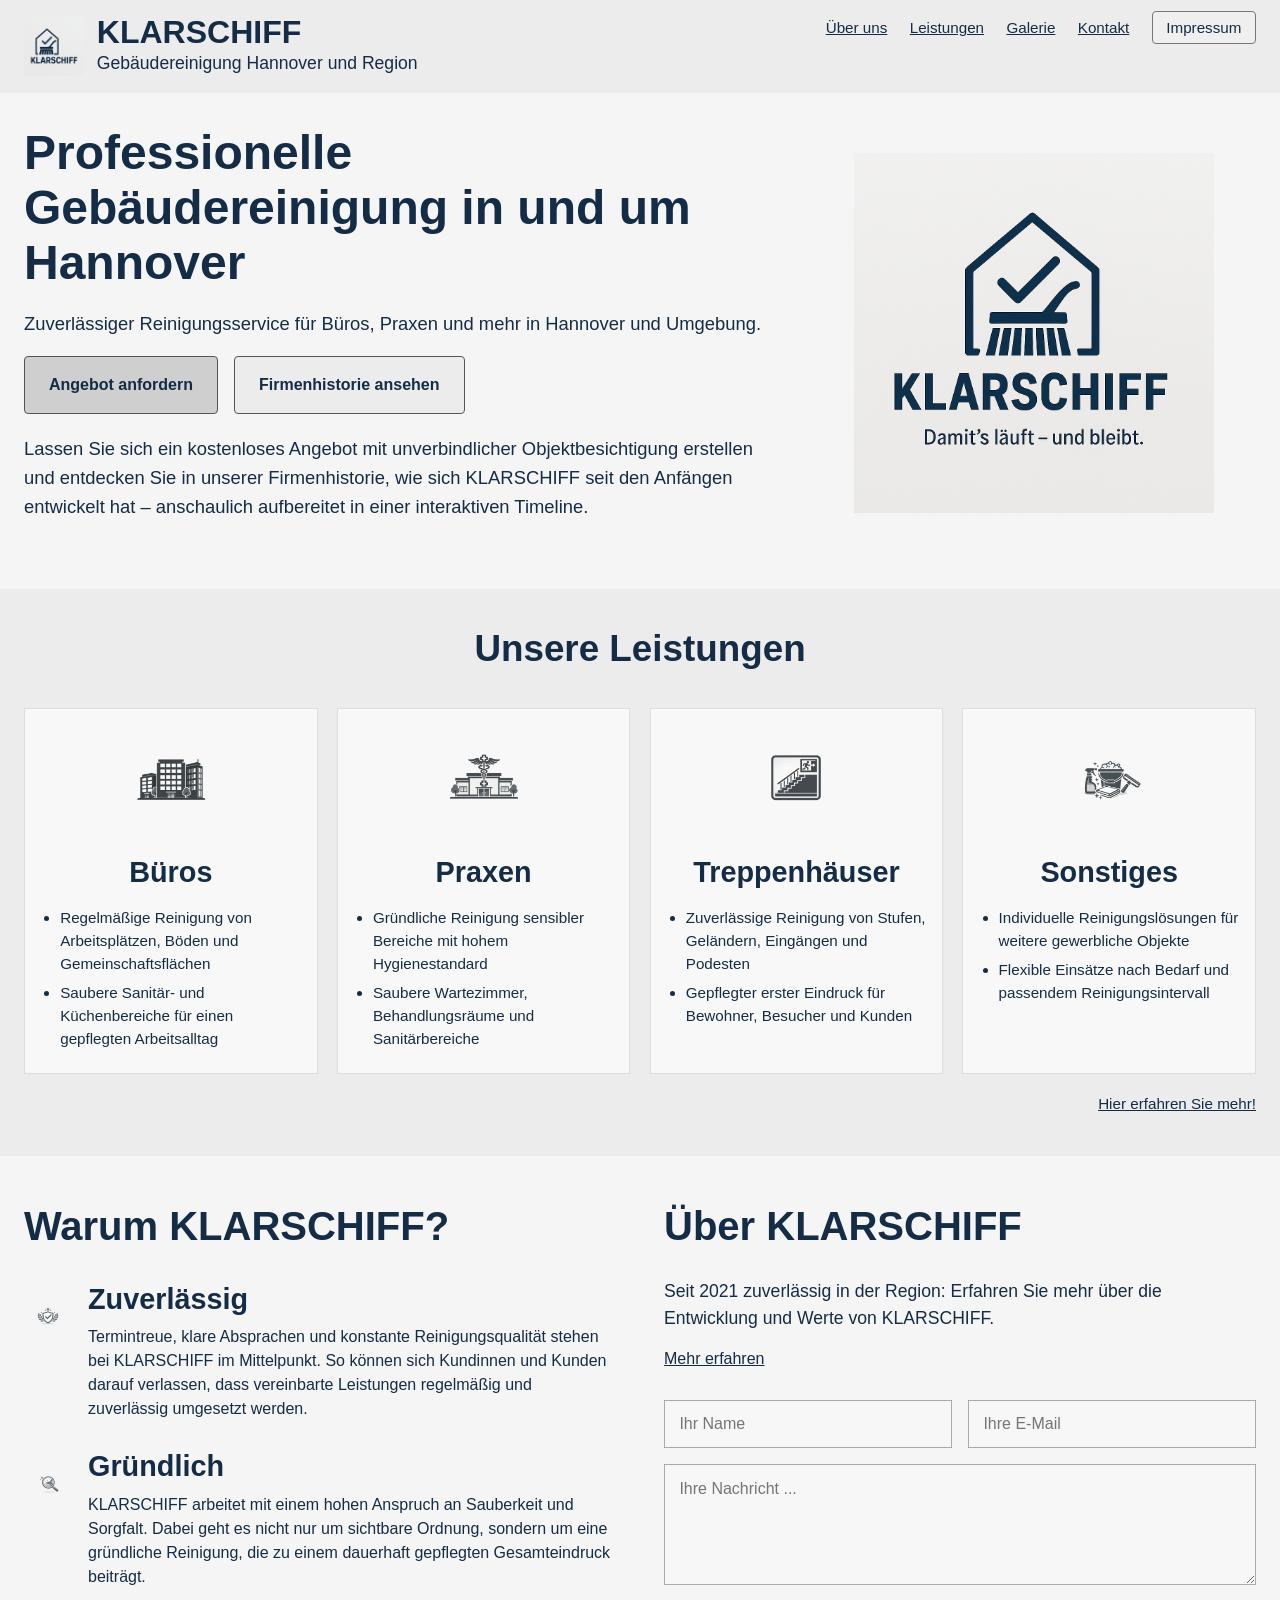
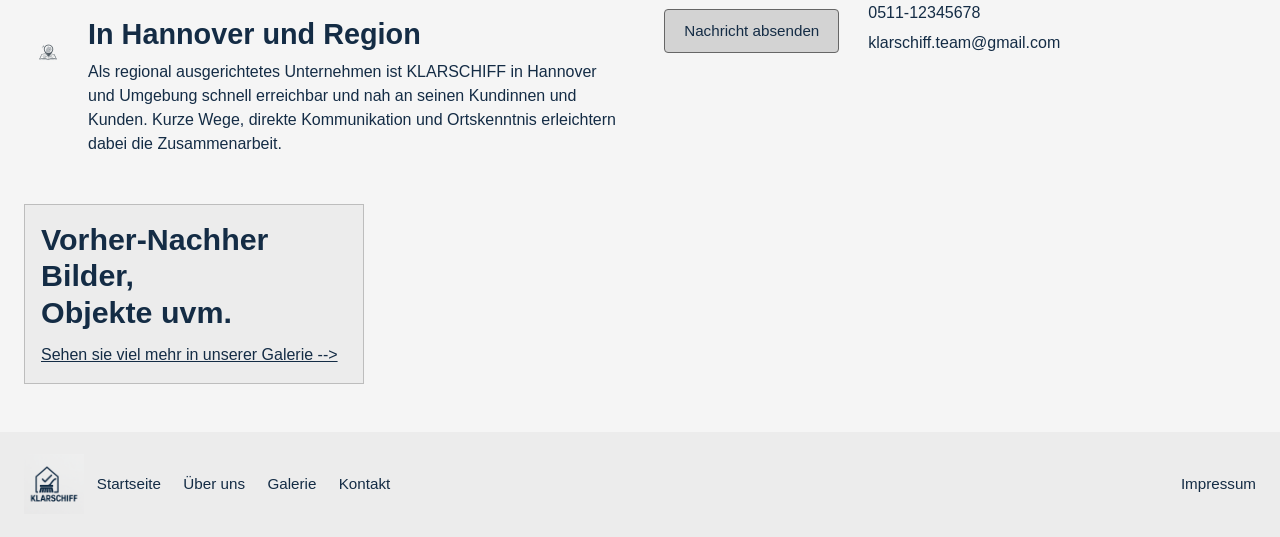
<file: index.html>
<!DOCTYPE html>
<html lang="de">
<head>
  <meta charset="UTF-8">
  <meta name="viewport" content="width=device-width, initial-scale=1.0">
  <title>KLARSCHIFF Gebäudereinigung Hannover</title>
  <link rel="stylesheet" href="style.css">
</head>
<body>

  <!-- Header -->
<header class="site-header">
  <div class="logo-block">
  <a href="index.html" class="logo-link">
    <img src="Bilder/logo.png" alt="KLARSCHIFF Logo" class="site-logo">
    <div class="logo-text">
      <h1>KLARSCHIFF</h1>
      <p>Gebäudereinigung Hannover und Region</p>
    </div>
  </a>
</div>

  <nav class="main-nav" aria-label="Hauptnavigation">
    <ul>
      <li><a href="ueber-uns.html">Über uns</a></li>
      <li><a href="leistungen.html">Leistungen</a></li>
      <li><a href="galerie.html">Galerie</a></li>
      <li><a href="kontakt.html">Kontakt</a></li>
      <li><a href="#">Impressum</a></li>
    </ul>
  </nav>
</header>

  <main>

    <!-- Hero-Bereich -->
    <section class="hero">
  <div class="hero-text">
    <h2>Professionelle Gebäudereinigung in und um Hannover</h2>
    <p>
      Zuverlässiger Reinigungsservice für Büros, Praxen und mehr in Hannover und Umgebung.
    </p>

    <div class="hero-buttons">
      <a href="kontakt.html" class="btn hero-btn">Angebot anfordern</a>
      <a href="ueber-uns.html" class="btn hero-btn secondary-btn">Firmenhistorie ansehen</a>
    </div>

    <p class="hero-note">
      Lassen Sie sich ein kostenloses Angebot mit unverbindlicher Objektbesichtigung erstellen und entdecken Sie in unserer Firmenhistorie, wie sich KLARSCHIFF seit den Anfängen entwickelt hat – anschaulich aufbereitet in einer interaktiven Timeline.
    </p>
  </div>

  <div class="hero-image">
  <img src="Bilder/logo1.png" alt="Gebäudereinigung von KLARSCHIFF" class="hero-real-image">
</div>
</section>

    <!-- Leistungen -->
    <section class="services">
      <h2>Unsere Leistungen</h2>

      <div class="services-grid">
        <article class="service-card">
          <img src="Bilder/icons/bueros-icon.png" alt="Icon für Büros" class="service-icon">
          <h3>Büros</h3>
          <ul>
            <li>Regelmäßige Reinigung von Arbeitsplätzen, Böden und Gemeinschaftsflächen</li>
            <li>Saubere Sanitär- und Küchenbereiche für einen gepflegten Arbeitsalltag</li>
          </ul>
        </article>

        <article class="service-card">
          <img src="Bilder/icons/praxen-icon.png" alt="Icon für Praxen" class="service-icon">
          <h3>Praxen</h3>
          <ul>
            <li>Gründliche Reinigung sensibler Bereiche mit hohem Hygienestandard</li>
            <li>Saubere Wartezimmer, Behandlungsräume und Sanitärbereiche</li>
          </ul>
        </article>

        <article class="service-card">
          <img src="Bilder/icons/treppenhaeuser-icon.png" alt="Icon für Treppenhäuser" class="service-icon">
          <h3>Treppenhäuser</h3>
          <ul>
            <li>Zuverlässige Reinigung von Stufen, Geländern, Eingängen und Podesten</li>
            <li>Gepflegter erster Eindruck für Bewohner, Besucher und Kunden</li>
          </ul>
        </article>

        <article class="service-card">
          <img src="Bilder/icons/sonstiges-icon.png" alt="Icon für Sonstiges" class="service-icon">
          <h3>Sonstiges</h3>
          <ul>
            <li>Individuelle Reinigungslösungen für weitere gewerbliche Objekte</li>
            <li>Flexible Einsätze nach Bedarf und passendem Reinigungsintervall</li>
          </ul>
        </article>
      </div>

      <div class="services-link-wrapper">
        <a href="leistungen.html" class="services-more-link">Hier erfahren Sie mehr!</a>
      </div>
    </section>

    <!-- Unterer Inhaltsbereich -->
    <section class="content-section">
      <!-- Linke Spalte -->
      <div class="left-column">
        <section class="why-section">
          <h2>Warum KLARSCHIFF?</h2>

          <div class="why-item">
            <img src="Bilder/icons/zuverlaessig-icon.png" alt="Icon für Zuverlässigkeit" class="why-icon">
            <div class="why-text">
              <h3>Zuverlässig</h3>
              <p>Termintreue, klare Absprachen und konstante Reinigungsqualität stehen bei KLARSCHIFF im Mittelpunkt. So können sich Kundinnen und Kunden darauf verlassen, dass vereinbarte Leistungen regelmäßig und zuverlässig umgesetzt werden.</p>
            </div>
          </div>

          <div class="why-item">
            <img src="Bilder/icons/gruendlich-icon.png" alt="Icon für Gründlichkeit" class="why-icon">
            <div class="why-text">
              <h3>Gründlich</h3>
              <p>KLARSCHIFF arbeitet mit einem hohen Anspruch an Sauberkeit und Sorgfalt. Dabei geht es nicht nur um sichtbare Ordnung, sondern um eine gründliche Reinigung, die zu einem dauerhaft gepflegten Gesamteindruck beiträgt.</p>
            </div>
          </div>

          <div class="why-item">
            <img src="Bilder/icons/region-icon.png" alt="Icon für Hannover und Region" class="why-icon">
            <div class="why-text">
              <h3>In Hannover und Region</h3>
              <p>Als regional ausgerichtetes Unternehmen ist KLARSCHIFF in Hannover und Umgebung schnell erreichbar und nah an seinen Kundinnen und Kunden. Kurze Wege, direkte Kommunikation und Ortskenntnis erleichtern dabei die Zusammenarbeit.</p>
            </div>
          </div>
        </section>

        <section class="gallery-teaser">
          <h3>Vorher-Nachher Bilder,<br>Objekte uvm.</h3>
          <a href="#">Sehen sie viel mehr in unserer Galerie --&gt;</a>
        </section>
      </div>

      <!-- Rechte Spalte -->
      <div class="right-column">
        <section class="about-preview">
          <h2>Über KLARSCHIFF</h2>
          <p>
            Seit 2021 zuverlässig in der Region: Erfahren Sie mehr über die Entwicklung
            und Werte von KLARSCHIFF.
          </p>
          <a href="#">Mehr erfahren</a>
        </section>

        <section class="contact-preview">
          <form action="#" method="post" id="contact-form">
            <div class="form-row">
              <input type="text" name="name" placeholder="Ihr Name" required>
              <input type="email" name="email" placeholder="Ihre E-Mail" required>
            </div>

            <textarea name="message" rows="5" placeholder="Ihre Nachricht ..." required></textarea>

            <div class="contact-bottom">
              <button type="submit" class="btn">Nachricht absenden</button>

              <div class="contact-data">
                <p>0511-12345678</p>
                <p>klarschiff.team@gmail.com</p>
              </div>
            </div>
          </form>
        </section>
      </div>
    </section>

  </main>
<!-- Footer -->
<footer class="site-footer">
  <nav aria-label="Footer-Navigation" class="footer-nav">
    <div class="footer-left-group">
      <a href="index.html" class="footer-logo-link">
        <img src="Bilder/logo.png" alt="KLARSCHIFF Logo" class="footer-logo">
      </a>

      <ul class="footer-left">
        <li><a href="index.html">Startseite</a></li>
        <li><a href="ueber-uns.html">Über uns</a></li>
        <li><a href="galerie.html">Galerie</a></li>
        <li><a href="kontakt.html">Kontakt</a></li>
      </ul>
    </div>

    <ul class="footer-right">
      <li><a href="#">Impressum</a></li>
    </ul>
  </nav>
</footer>
<!-- Erfolgs-Popup -->
<div class="success-popup" id="success-popup">
  <div class="success-popup-box">
    <p>
      Vielen Dank, Ihre Nachricht wurde erfolgreich zugestellt!<br>
      Wir melden uns bei Ihnen in Kürze.
    </p>
    <button type="button" class="btn popup-close-btn" id="popup-close-btn">Schließen</button>
  </div>
</div>

<script src="script.js"></script>
</body>
</html>
</file>
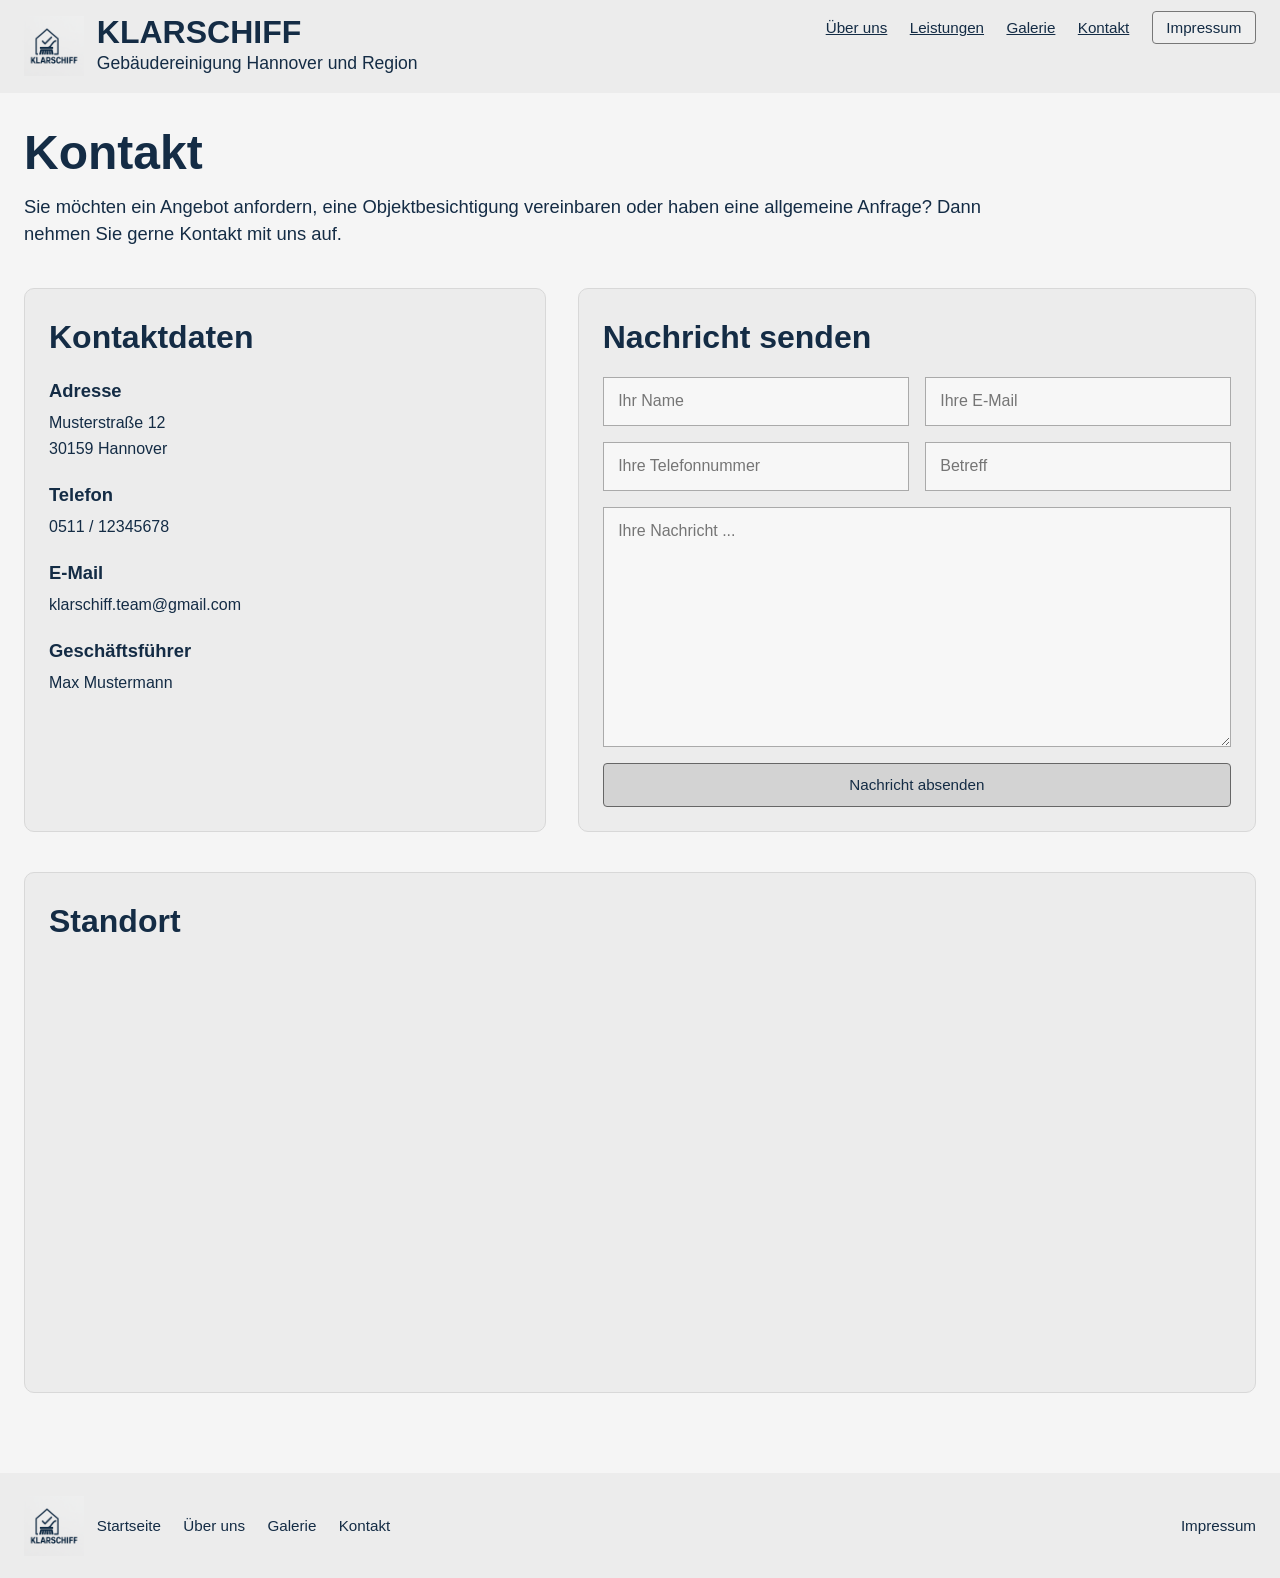
<file: kontakt.html>
<!DOCTYPE html>
<html lang="de">
<head>
  <meta charset="UTF-8">
  <meta name="viewport" content="width=device-width, initial-scale=1.0">
  <title>Kontakt | KLARSCHIFF Gebäudereinigung Hannover</title>
  <link rel="stylesheet" href="style.css">
</head>
<body>

  <header class="site-header">
  <div class="logo-block">
  <a href="index.html" class="logo-link">
    <img src="Bilder/logo.png" alt="KLARSCHIFF Logo" class="site-logo">
    <div class="logo-text">
      <h1>KLARSCHIFF</h1>
      <p>Gebäudereinigung Hannover und Region</p>
    </div>
  </a>
</div>

  <nav class="main-nav" aria-label="Hauptnavigation">
    <ul>
      <li><a href="ueber-uns.html">Über uns</a></li>
      <li><a href="leistungen.html">Leistungen</a></li>
      <li><a href="galerie.html">Galerie</a></li>
      <li><a href="kontakt.html">Kontakt</a></li>
      <li><a href="#">Impressum</a></li>
    </ul>
  </nav>
</header>

  <main>
    <div class="content-container">

      <section class="page-hero">
        <div class="page-hero-text">
          <h2>Kontakt</h2>
          <p>
            Sie möchten ein Angebot anfordern, eine Objektbesichtigung vereinbaren oder haben
            eine allgemeine Anfrage? Dann nehmen Sie gerne Kontakt mit uns auf.
          </p>
        </div>
      </section>

      <section class="contact-page">
        <div class="contact-info-box">
          <h3>Kontaktdaten</h3>

          <div class="contact-info-list">
            <div class="contact-info-item">
              <h4>Adresse</h4>
              <p>
                Musterstraße 12<br>
                30159 Hannover
              </p>
            </div>

            <div class="contact-info-item">
              <h4>Telefon</h4>
              <p>0511 / 12345678</p>
            </div>

            <div class="contact-info-item">
              <h4>E-Mail</h4>
              <p>klarschiff.team@gmail.com</p>
            </div>

            <div class="contact-info-item">
              <h4>Geschäftsführer</h4>
              <p>Max Mustermann</p>
            </div>
          </div>
        </div>

        <div class="contact-form-box">
          <h3>Nachricht senden</h3>

          <form action="#" method="post" class="contact-form-large" id="contact-form">
            <div class="form-row">
              <div class="input-group">
                <input type="text" name="name" placeholder="Ihr Name" required>
              </div>

              <div class="input-group">
                <input
                  type="email"
                  name="email"
                  id="email"
                  placeholder="Ihre E-Mail"
                  required
                  pattern="[^\s@]+@[^\s@]+\.[^\s@]+"
                >
                <span class="error-message">Dies ist keine gültige E-Mail-Adresse.</span>
              </div>
            </div>

            <div class="form-row">
              <div class="input-group">
                <input type="text" name="telefon" placeholder="Ihre Telefonnummer" required>
              </div>

              <div class="input-group">
                <input type="text" name="betreff" placeholder="Betreff" required>
              </div>
            </div>

            <div class="input-group">
              <textarea name="message" rows="10" placeholder="Ihre Nachricht ..." required></textarea>
            </div>

            <button type="submit" class="btn">Nachricht absenden</button>
          </form>
        </div>
      </section>

      <section class="map-section">
        <h3>Standort</h3>

        <div class="map-wrapper">
          <iframe
            src="https://www.google.com/maps?q=Hannover&output=embed"
            width="100%"
            height="400"
            style="border:0;"
            allowfullscreen=""
            loading="lazy"
            referrerpolicy="no-referrer-when-downgrade"
            title="Google Maps Standort Hannover">
          </iframe>
        </div>
      </section>

    </div>
  </main>

  <footer class="site-footer">
  <nav aria-label="Footer-Navigation" class="footer-nav">
    <div class="footer-left-group">
      <a href="index.html" class="footer-logo-link">
        <img src="Bilder/logo.png" alt="KLARSCHIFF Logo" class="footer-logo">
      </a>

      <ul class="footer-left">
        <li><a href="index.html">Startseite</a></li>
        <li><a href="ueber-uns.html">Über uns</a></li>
        <li><a href="galerie.html">Galerie</a></li>
        <li><a href="kontakt.html">Kontakt</a></li>
      </ul>
    </div>

    <ul class="footer-right">
      <li><a href="#">Impressum</a></li>
    </ul>
  </nav>
</footer>

  <!-- Erfolgs-Popup -->
  <div class="success-popup" id="success-popup">
    <div class="success-popup-box">
      <p>
        Vielen Dank, Ihre Nachricht wurde erfolgreich zugestellt!<br>
        Wir melden uns bei Ihnen in Kürze.
      </p>
      <button type="button" class="btn popup-close-btn" id="popup-close-btn">Schließen</button>
    </div>
  </div>

  <script src="script.js"></script>
</body>
</html>
</file>
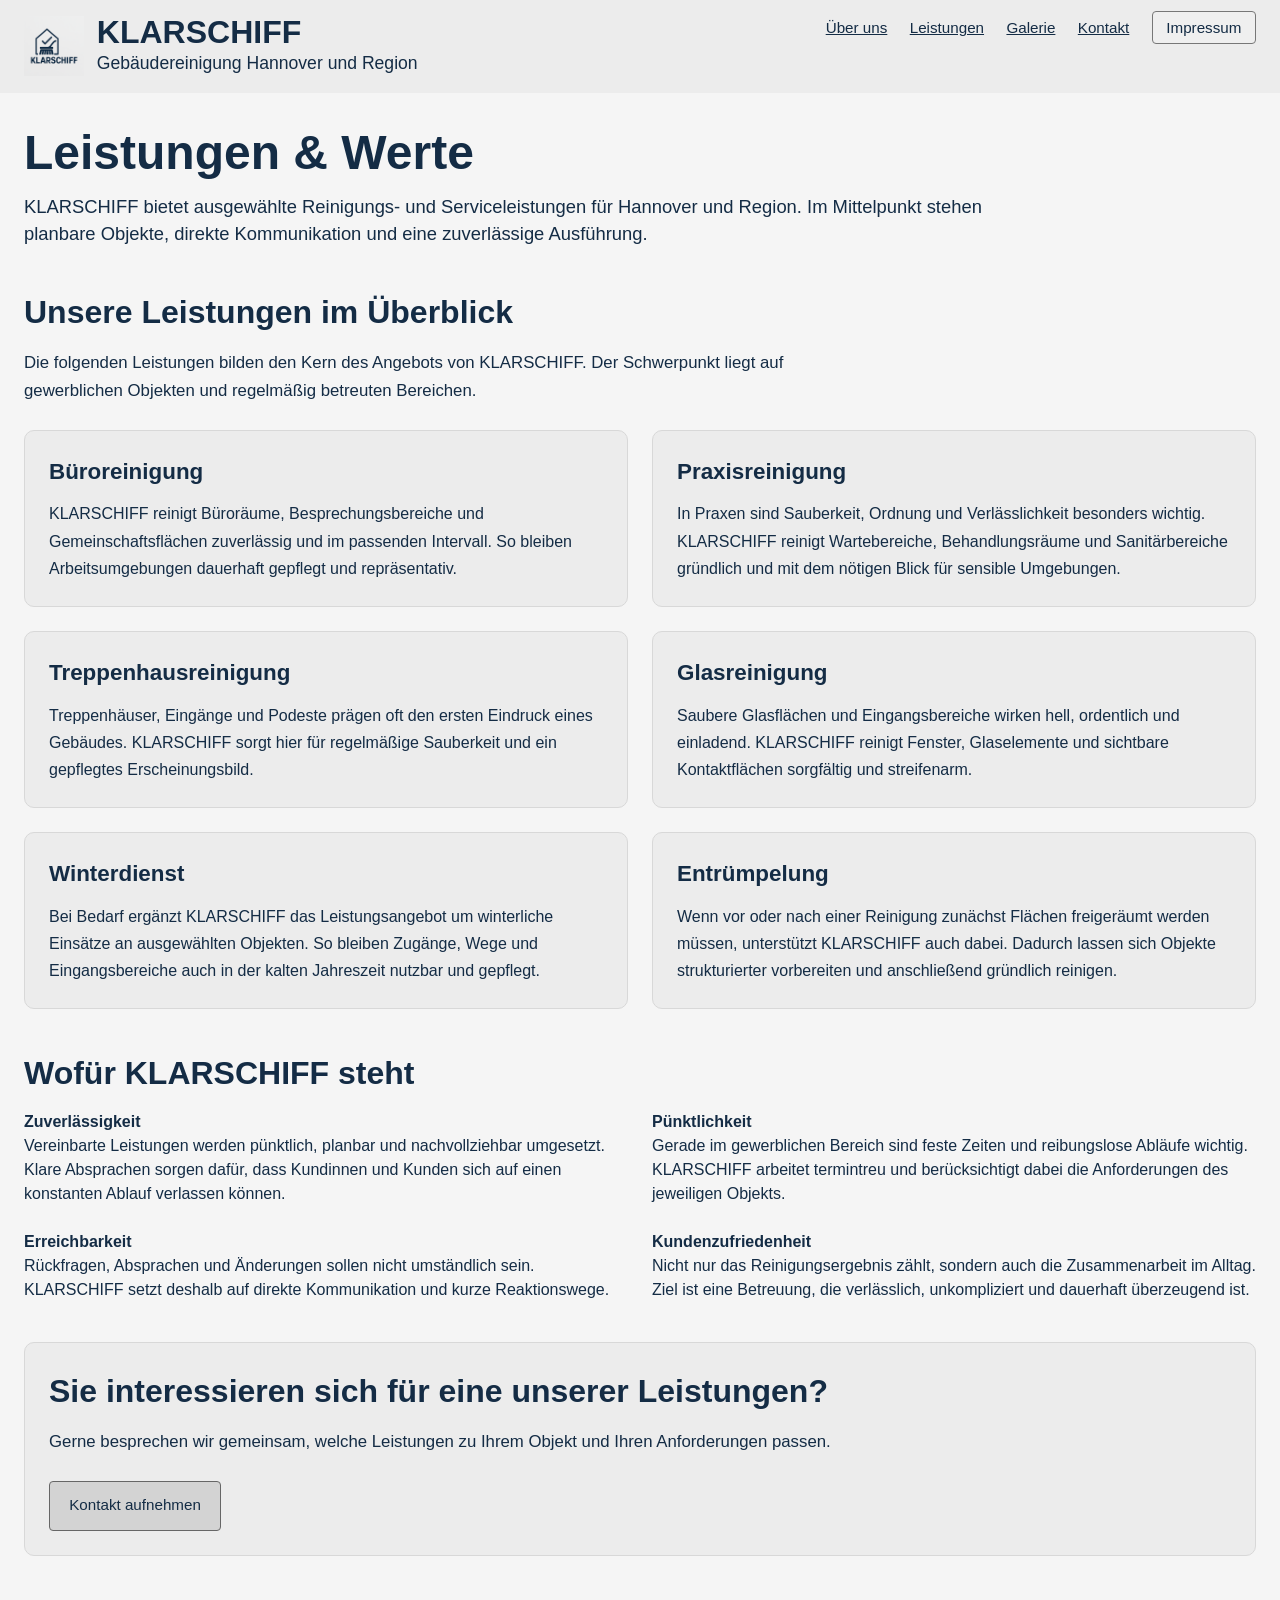
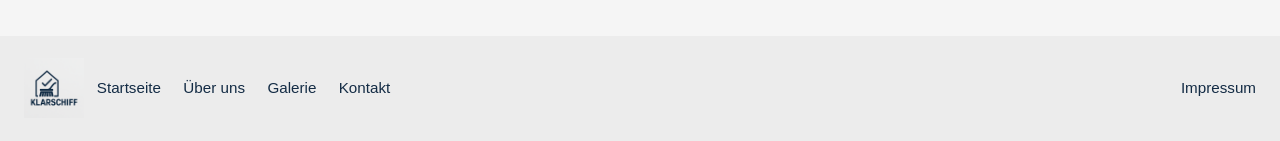
<file: leistungen.html>
<!DOCTYPE html>
<html lang="de">
<head>
  <meta charset="UTF-8">
  <meta name="viewport" content="width=device-width, initial-scale=1.0">
  <title>Leistungen | KLARSCHIFF Gebäudereinigung Hannover</title>
  <link rel="stylesheet" href="style.css">
</head>
<body>

  <header class="site-header">
  <div class="logo-block">
  <a href="index.html" class="logo-link">
    <img src="Bilder/logo.png" alt="KLARSCHIFF Logo" class="site-logo">
    <div class="logo-text">
      <h1>KLARSCHIFF</h1>
      <p>Gebäudereinigung Hannover und Region</p>
    </div>
  </a>
</div>

  <nav class="main-nav" aria-label="Hauptnavigation">
    <ul>
      <li><a href="ueber-uns.html">Über uns</a></li>
      <li><a href="leistungen.html">Leistungen</a></li>
      <li><a href="galerie.html">Galerie</a></li>
      <li><a href="kontakt.html">Kontakt</a></li>
      <li><a href="#">Impressum</a></li>
    </ul>
  </nav>
</header>
  </header>

  <main>
    <div class="content-container">

      <section class="page-hero">
        <div class="page-hero-text">
          <h2>Leistungen &amp; Werte</h2>
          <p>
            KLARSCHIFF bietet ausgewählte Reinigungs- und Serviceleistungen für Hannover und Region.
            Im Mittelpunkt stehen planbare Objekte, direkte Kommunikation und eine zuverlässige Ausführung.
          </p>
        </div>
      </section>

      <section class="services-page-section">
        <h3>Unsere Leistungen im Überblick</h3>
        <p class="services-page-intro">
          Die folgenden Leistungen bilden den Kern des Angebots von KLARSCHIFF.
          Der Schwerpunkt liegt auf gewerblichen Objekten und regelmäßig betreuten Bereichen.
        </p>

        <div class="services-page-grid">
          <article class="service-detail-card">
            <h4>Büroreinigung</h4>
            <p>
              KLARSCHIFF reinigt Büroräume, Besprechungsbereiche und Gemeinschaftsflächen zuverlässig und im passenden Intervall. So bleiben Arbeitsumgebungen dauerhaft gepflegt und repräsentativ.
            </p>
          </article>

          <article class="service-detail-card">
            <h4>Praxisreinigung</h4>
            <p>
              In Praxen sind Sauberkeit, Ordnung und Verlässlichkeit besonders wichtig. KLARSCHIFF reinigt Wartebereiche, Behandlungsräume und Sanitärbereiche gründlich und mit dem nötigen Blick für sensible Umgebungen.
            </p>
          </article>

          <article class="service-detail-card">
            <h4>Treppenhausreinigung</h4>
            <p>
              Treppenhäuser, Eingänge und Podeste prägen oft den ersten Eindruck eines Gebäudes. KLARSCHIFF sorgt hier für regelmäßige Sauberkeit und ein gepflegtes Erscheinungsbild.
            </p>
          </article>

          <article class="service-detail-card">
            <h4>Glasreinigung</h4>
            <p>
              Saubere Glasflächen und Eingangsbereiche wirken hell, ordentlich und einladend. KLARSCHIFF reinigt Fenster, Glaselemente und sichtbare Kontaktflächen sorgfältig und streifenarm.
            </p>
          </article>

          <article class="service-detail-card">
            <h4>Winterdienst</h4>
            <p>
              Bei Bedarf ergänzt KLARSCHIFF das Leistungsangebot um winterliche Einsätze an ausgewählten Objekten. So bleiben Zugänge, Wege und Eingangsbereiche auch in der kalten Jahreszeit nutzbar und gepflegt.
            </p>
          </article>

          <article class="service-detail-card">
            <h4>Entrümpelung</h4>
            <p>
              Wenn vor oder nach einer Reinigung zunächst Flächen freigeräumt werden müssen, unterstützt KLARSCHIFF auch dabei. Dadurch lassen sich Objekte strukturierter vorbereiten und anschließend gründlich reinigen.
            </p>
          </article>
        </div>
      </section>

      <section class="values-section">
        <h3>Wofür KLARSCHIFF steht</h3>
        <div class="values-grid">
          <article class="value-card">
            <h4>Zuverlässigkeit</h4>
            <p>
              Vereinbarte Leistungen werden pünktlich, planbar und nachvollziehbar umgesetzt. Klare Absprachen sorgen dafür, dass Kundinnen und Kunden sich auf einen konstanten Ablauf verlassen können.
            </p>
          </article>

          <article class="value-card">
            <h4>Pünktlichkeit</h4>
            <p>
              Gerade im gewerblichen Bereich sind feste Zeiten und reibungslose Abläufe wichtig. KLARSCHIFF arbeitet termintreu und berücksichtigt dabei die Anforderungen des jeweiligen Objekts.
            </p>
          </article>

          <article class="value-card">
            <h4>Erreichbarkeit</h4>
            <p>
              Rückfragen, Absprachen und Änderungen sollen nicht umständlich sein. KLARSCHIFF setzt deshalb auf direkte Kommunikation und kurze Reaktionswege.
            </p>
          </article>

          <article class="value-card">
            <h4>Kundenzufriedenheit</h4>
            <p>
              Nicht nur das Reinigungsergebnis zählt, sondern auch die Zusammenarbeit im Alltag. Ziel ist eine Betreuung, die verlässlich, unkompliziert und dauerhaft überzeugend ist.
            </p>
          </article>
        </div>
      </section>

      <section class="services-cta">
        <h3>Sie interessieren sich für eine unserer Leistungen?</h3>
        <p>
          Gerne besprechen wir gemeinsam, welche Leistungen zu Ihrem Objekt und Ihren Anforderungen passen.
        </p>
        <a href="kontakt.html" class="btn">Kontakt aufnehmen</a>
      </section>

    </div>
  </main>

  <footer class="site-footer">
  <nav aria-label="Footer-Navigation" class="footer-nav">
    <div class="footer-left-group">
      <a href="index.html" class="footer-logo-link">
        <img src="Bilder/logo.png" alt="KLARSCHIFF Logo" class="footer-logo">
      </a>

      <ul class="footer-left">
        <li><a href="index.html">Startseite</a></li>
        <li><a href="ueber-uns.html">Über uns</a></li>
        <li><a href="galerie.html">Galerie</a></li>
        <li><a href="kontakt.html">Kontakt</a></li>
      </ul>
    </div>

    <ul class="footer-right">
      <li><a href="#">Impressum</a></li>
    </ul>
  </nav>
</footer>

</body>
</html>
</file>
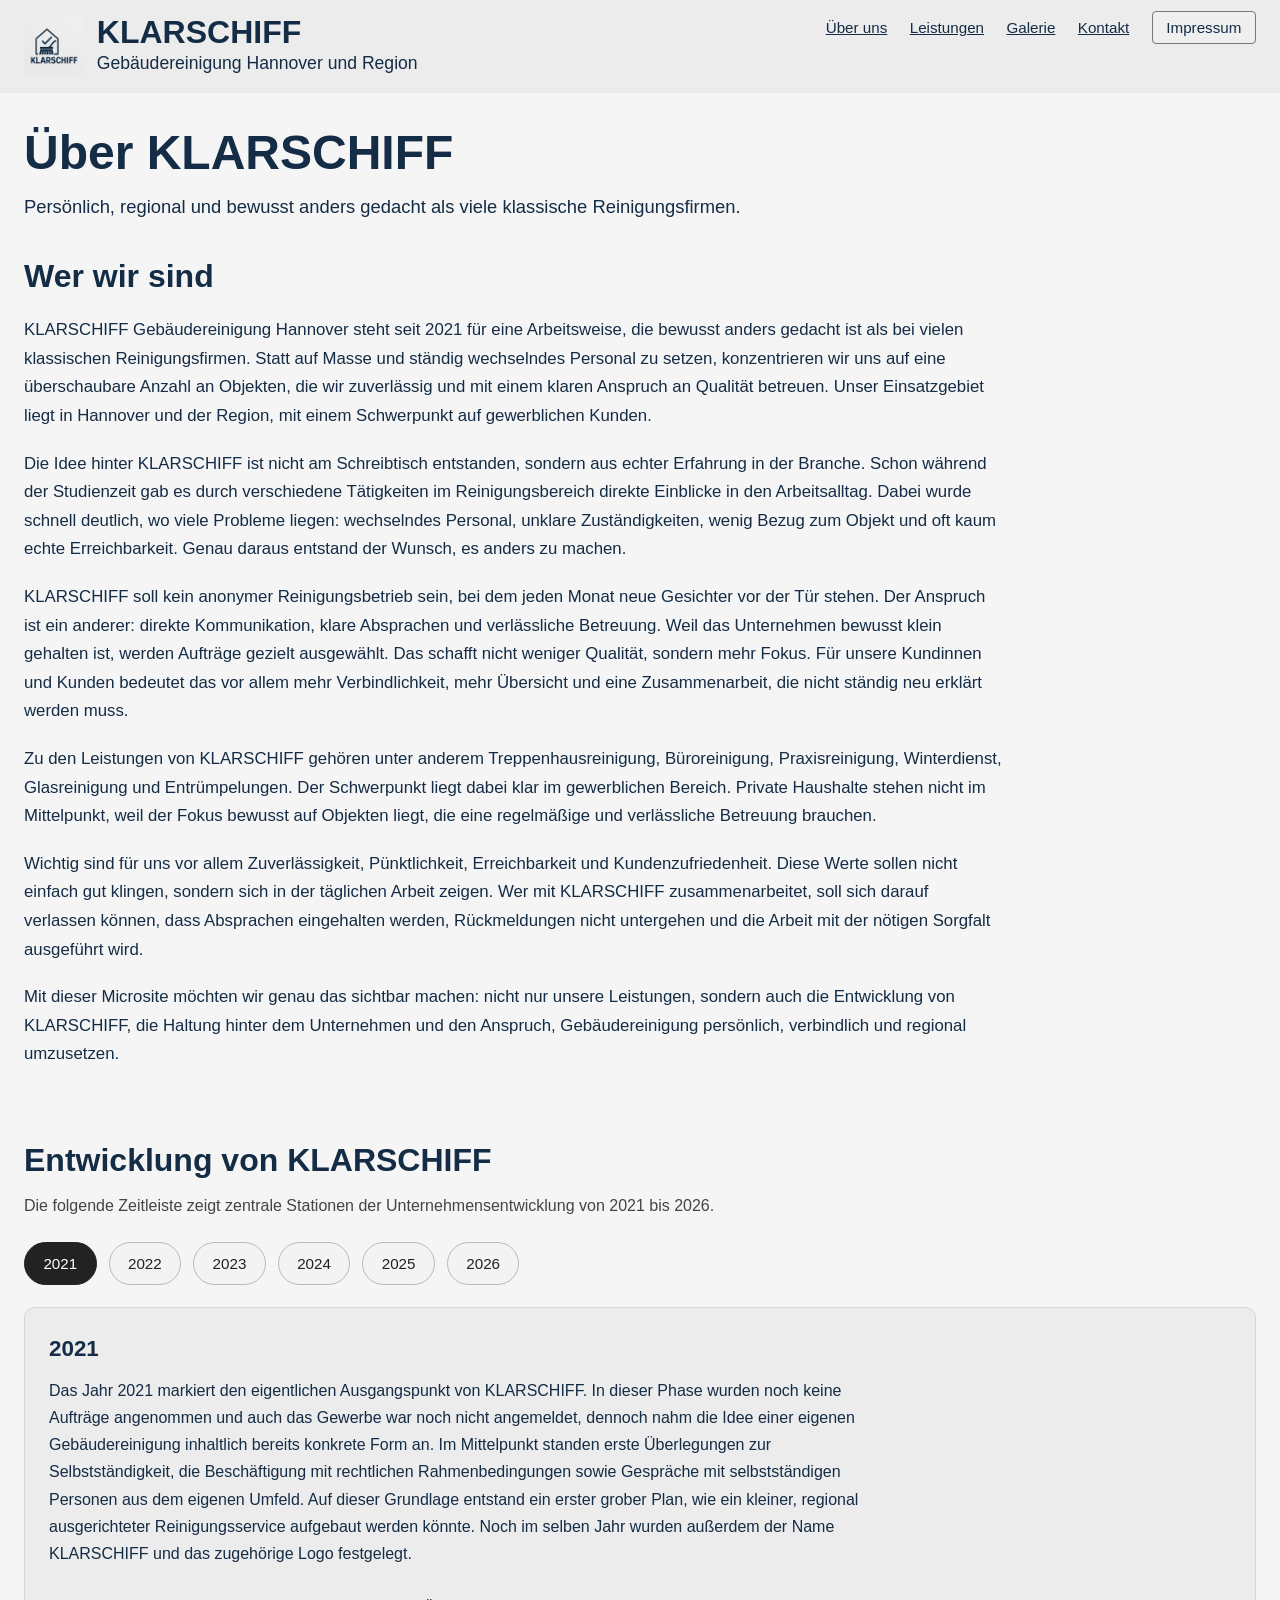
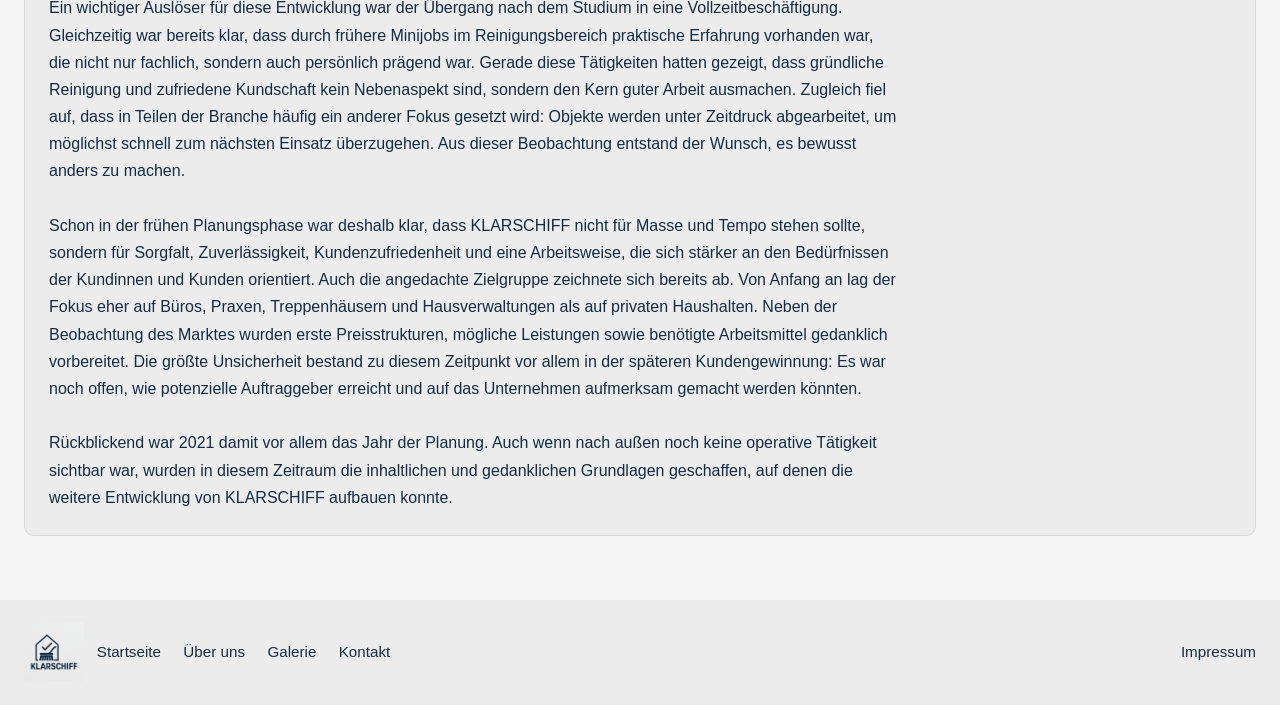
<file: ueber-uns.html>
<!DOCTYPE html>
<html lang="de">
<head>
  <meta charset="UTF-8">
  <meta name="viewport" content="width=device-width, initial-scale=1.0">
  <title>Über KLARSCHIFF | Gebäudereinigung Hannover</title>
  <link rel="stylesheet" href="style.css">
</head>
<body>

  <header class="site-header">
  <div class="logo-block">
  <a href="index.html" class="logo-link">
    <img src="Bilder/logo.png" alt="KLARSCHIFF Logo" class="site-logo">
    <div class="logo-text">
      <h1>KLARSCHIFF</h1>
      <p>Gebäudereinigung Hannover und Region</p>
    </div>
  </a>
</div>

  <nav class="main-nav" aria-label="Hauptnavigation">
    <ul>
      <li><a href="ueber-uns.html">Über uns</a></li>
      <li><a href="leistungen.html">Leistungen</a></li>
      <li><a href="galerie.html">Galerie</a></li>
      <li><a href="kontakt.html">Kontakt</a></li>
      <li><a href="#">Impressum</a></li>
    </ul>
  </nav>
</header>

 <main>
  <div class="content-container">

    <section class="page-hero">
      <div class="page-hero-text">
        <h2>Über KLARSCHIFF</h2>
        <p>
          Persönlich, regional und bewusst anders gedacht als viele klassische Reinigungsfirmen.
        </p>
      </div>
    </section>

    <section class="about-content">
      <div class="about-block">
        <h3>Wer wir sind</h3>

        <p>
          KLARSCHIFF Gebäudereinigung Hannover steht seit 2021 für eine Arbeitsweise, die bewusst anders gedacht ist als bei vielen klassischen Reinigungsfirmen. Statt auf Masse und ständig wechselndes Personal zu setzen, konzentrieren wir uns auf eine überschaubare Anzahl an Objekten, die wir zuverlässig und mit einem klaren Anspruch an Qualität betreuen. Unser Einsatzgebiet liegt in Hannover und der Region, mit einem Schwerpunkt auf gewerblichen Kunden.
        </p>

        <p>
          Die Idee hinter KLARSCHIFF ist nicht am Schreibtisch entstanden, sondern aus echter Erfahrung in der Branche. Schon während der Studienzeit gab es durch verschiedene Tätigkeiten im Reinigungsbereich direkte Einblicke in den Arbeitsalltag. Dabei wurde schnell deutlich, wo viele Probleme liegen: wechselndes Personal, unklare Zuständigkeiten, wenig Bezug zum Objekt und oft kaum echte Erreichbarkeit. Genau daraus entstand der Wunsch, es anders zu machen.
        </p>

        <p>
          KLARSCHIFF soll kein anonymer Reinigungsbetrieb sein, bei dem jeden Monat neue Gesichter vor der Tür stehen. Der Anspruch ist ein anderer: direkte Kommunikation, klare Absprachen und verlässliche Betreuung. Weil das Unternehmen bewusst klein gehalten ist, werden Aufträge gezielt ausgewählt. Das schafft nicht weniger Qualität, sondern mehr Fokus. Für unsere Kundinnen und Kunden bedeutet das vor allem mehr Verbindlichkeit, mehr Übersicht und eine Zusammenarbeit, die nicht ständig neu erklärt werden muss.
        </p>

        <p>
          Zu den Leistungen von KLARSCHIFF gehören unter anderem Treppenhausreinigung, Büroreinigung, Praxisreinigung, Winterdienst, Glasreinigung und Entrümpelungen. Der Schwerpunkt liegt dabei klar im gewerblichen Bereich. Private Haushalte stehen nicht im Mittelpunkt, weil der Fokus bewusst auf Objekten liegt, die eine regelmäßige und verlässliche Betreuung brauchen.
        </p>

        <p>
          Wichtig sind für uns vor allem Zuverlässigkeit, Pünktlichkeit, Erreichbarkeit und Kundenzufriedenheit. Diese Werte sollen nicht einfach gut klingen, sondern sich in der täglichen Arbeit zeigen. Wer mit KLARSCHIFF zusammenarbeitet, soll sich darauf verlassen können, dass Absprachen eingehalten werden, Rückmeldungen nicht untergehen und die Arbeit mit der nötigen Sorgfalt ausgeführt wird.
        </p>

        <p>
          Mit dieser Microsite möchten wir genau das sichtbar machen: nicht nur unsere Leistungen, sondern auch die Entwicklung von KLARSCHIFF, die Haltung hinter dem Unternehmen und den Anspruch, Gebäudereinigung persönlich, verbindlich und regional umzusetzen.
        </p>
      </div>
    </section>

    <section class="timeline-section">
      <h3>Entwicklung von KLARSCHIFF</h3>
      <p class="timeline-intro">
        Die folgende Zeitleiste zeigt zentrale Stationen der Unternehmensentwicklung von 2021 bis 2026.
      </p>

      <div class="timeline-nav" role="tablist" aria-label="Zeitleiste KLARSCHIFF">
        <button class="timeline-btn active" data-year="2021" type="button">2021</button>
        <button class="timeline-btn" data-year="2022" type="button">2022</button>
        <button class="timeline-btn" data-year="2023" type="button">2023</button>
        <button class="timeline-btn" data-year="2024" type="button">2024</button>
        <button class="timeline-btn" data-year="2025" type="button">2025</button>
        <button class="timeline-btn" data-year="2026" type="button">2026</button>
      </div>

      <div class="timeline-content">
        <article class="timeline-panel active" id="year-2021">
          <h4>2021</h4>
          <p>Das Jahr 2021 markiert den eigentlichen Ausgangspunkt von KLARSCHIFF. In dieser Phase wurden noch keine Aufträge angenommen und auch das Gewerbe war noch nicht angemeldet, dennoch nahm die Idee einer eigenen Gebäudereinigung inhaltlich bereits konkrete Form an. Im Mittelpunkt standen erste Überlegungen zur Selbstständigkeit, die Beschäftigung mit rechtlichen Rahmenbedingungen sowie Gespräche mit selbstständigen Personen aus dem eigenen Umfeld. Auf dieser Grundlage entstand ein erster grober Plan, wie ein kleiner, regional ausgerichteter Reinigungsservice aufgebaut werden könnte. Noch im selben Jahr wurden außerdem der Name KLARSCHIFF und das zugehörige Logo festgelegt. <br> <br>

Ein wichtiger Auslöser für diese Entwicklung war der Übergang nach dem Studium in eine Vollzeitbeschäftigung. Gleichzeitig war bereits klar, dass durch frühere Minijobs im Reinigungsbereich praktische Erfahrung vorhanden war, die nicht nur fachlich, sondern auch persönlich prägend war. Gerade diese Tätigkeiten hatten gezeigt, dass gründliche Reinigung und zufriedene Kundschaft kein Nebenaspekt sind, sondern den Kern guter Arbeit ausmachen. Zugleich fiel auf, dass in Teilen der Branche häufig ein anderer Fokus gesetzt wird: Objekte werden unter Zeitdruck abgearbeitet, um möglichst schnell zum nächsten Einsatz überzugehen. Aus dieser Beobachtung entstand der Wunsch, es bewusst anders zu machen. <br> <br>

Schon in der frühen Planungsphase war deshalb klar, dass KLARSCHIFF nicht für Masse und Tempo stehen sollte, sondern für Sorgfalt, Zuverlässigkeit, Kundenzufriedenheit und eine Arbeitsweise, die sich stärker an den Bedürfnissen der Kundinnen und Kunden orientiert. Auch die angedachte Zielgruppe zeichnete sich bereits ab. Von Anfang an lag der Fokus eher auf Büros, Praxen, Treppenhäusern und Hausverwaltungen als auf privaten Haushalten. Neben der Beobachtung des Marktes wurden erste Preisstrukturen, mögliche Leistungen sowie benötigte Arbeitsmittel gedanklich vorbereitet. Die größte Unsicherheit bestand zu diesem Zeitpunkt vor allem in der späteren Kundengewinnung: Es war noch offen, wie potenzielle Auftraggeber erreicht und auf das Unternehmen aufmerksam gemacht werden könnten. <br> <br>

Rückblickend war 2021 damit vor allem das Jahr der Planung. Auch wenn nach außen noch keine operative Tätigkeit sichtbar war, wurden in diesem Zeitraum die inhaltlichen und gedanklichen Grundlagen geschaffen, auf denen die weitere Entwicklung von KLARSCHIFF aufbauen konnte.</p>
        </article>

        <article class="timeline-panel" id="year-2022">
          <h4>2022</h4>
          <p>Nach der grundsätzlichen Planungsphase aus dem Vorjahr stand 2022 bei KLARSCHIFF vor allem im Zeichen der Marktanalyse und weiteren Konkretisierung. Besonders im ersten Halbjahr wurde die ursprüngliche Idee immer wieder geschärft und auf ihre praktische Umsetzbarkeit hin überprüft. Dabei zeigte sich schnell, dass die Nachfrage im B2B-Bereich nicht so leicht einzuschätzen ist, wie es auf den ersten Blick wirken könnte. Gerade weil belastbare Informationen dazu nicht einfach zugänglich waren, wurde der Markt nicht nur theoretisch beobachtet, sondern auch aktiv sondiert. Dazu gehörten unter anderem erste E-Mails und klassische telefonische Nachfragen, um ein besseres Gefühl für Bedarf, Zielgruppen und mögliche Einstiegspunkte zu bekommen. <br> <br>

Auch wenn das Gewerbe 2022 noch nicht angemeldet wurde, war das Jahr keineswegs nur von abstrakter Planung geprägt. Vielmehr wurde die Zeit genutzt, um die strukturellen Grundlagen weiter auszubauen. In dieser Phase festigte sich der Gedanke, dass Gebäudereinigung der zentrale Leistungsbereich von KLARSCHIFF bleiben sollte. Gleichzeitig wurde mit Entrümpelung ein zusätzlicher Service aufgenommen, der das Angebot sinnvoll ergänzt und gerade im praktischen Alltag häufig mit Reinigungsleistungen zusammenhängen kann. <br> <br>

Parallel dazu wurden erste organisatorische Vorbereitungen getroffen. Dazu gehörte auch die Auseinandersetzung mit den grundlegenden Arbeitsmitteln, die für einen späteren operativen Start notwendig wären. Reinigungsmittel, Mikrofasertücher, Eimer und Wischmopps wurden bereits als notwendige Basisausstattung mitgedacht und teilweise vorbereitet. Noch wichtiger waren jedoch die Erkenntnisse, die in dieser Zeit durch eigene Erfahrung sowie durch den Austausch mit Freunden und Familienangehörigen aus der Branche gewonnen werden konnten. Diese betrafen vor allem Fragen der Kundengewinnung, Preisfindung, des realistischen Zeitaufwands und der späteren Organisation einzelner Aufträge. <br> <br>

Die größte Schwierigkeit lag 2022 vor allem im Spagat zwischen den laufenden Planungen und dem Vollzeitjob. Hinzu kam eine gewisse Unsicherheit, wie und über welche Wege potenzielle Kunden tatsächlich erreicht werden können. Rückblickend war 2022 damit vor allem das Jahr der Marktanalyse. Es wurden noch keine konkreten Aufträge umgesetzt, aber das Verständnis für Markt, Zielgruppe und Leistungsrahmen wurde deutlich geschärft und die Grundlage für die nächsten Entwicklungsschritte weiter ausgebaut.</p>
        </article>

        <article class="timeline-panel" id="year-2023">
          <h4>2023</h4>
          <p>Das Jahr 2023 war für KLARSCHIFF der eigentliche Übergang von der reinen Planung in die praktische Umsetzung. Nachdem in den Vorjahren vor allem Marktbeobachtung, Leistungsrahmen und grundsätzliche Struktur im Mittelpunkt standen, wurde in diesem Jahr ein entscheidender Schritt vollzogen: Zur Mitte des Jahres wurde das Gewerbe angemeldet. Damit wurde aus der bisherigen Idee ein tatsächliches Unternehmen mit dem Ziel, erste reale Aufträge zu gewinnen und die vorher nur gedanklich vorbereiteten Abläufe praktisch zu erproben. <br> <br>

Nach der Anmeldung lag der Fokus zunächst stark auf der Kundengewinnung. Es wurden zahlreiche Anfragen verschickt, um auf KLARSCHIFF aufmerksam zu machen und erste Kontakte zu potenziellen Auftraggebern aufzubauen. Diese Phase war wichtig, weil sich hier zeigte, wie schwierig der Einstieg trotz guter Vorbereitung in der Praxis sein kann. Rückmeldungen blieben häufig aus, viele Anfragen verliefen im Sande, und gerade neben einem Vollzeitjob war es nicht einfach, genug Zeit und Energie in den Aufbau des Unternehmens zu investieren. Dennoch blieb die Ausrichtung klar: KLARSCHIFF sollte sich vor allem im Bereich Gebäudereinigung etablieren. Die angebotene Entrümpelung blieb zwar Teil des Leistungsspektrums, spielte 2023 operativ aber noch keine Rolle, da dafür keine konkreten Aufträge zustande kamen. <br> <br>

Gegen Ende des Jahres wurde schließlich der erste regelmäßige Auftrag in einem Büro gewonnen. Dieser Schritt war für die weitere Entwicklung besonders wichtig, weil damit nicht nur die erste echte operative Tätigkeit begann, sondern auch sichtbar wurde, dass sich der bisherige Aufbau auszahlen konnte. Gleichzeitig bestätigte sich dadurch, dass der eingeschlagene Weg grundsätzlich tragfähig ist. Einzelne Anfragen von privaten Haushalten wurden in dieser Phase bewusst nicht angenommen, was ebenfalls zeigte, dass sich der Schwerpunkt von KLARSCHIFF klarer in Richtung gewerblicher Objekte entwickelte. <br> <br>

Neben den ersten praktischen Erfahrungen brachte 2023 auch wichtige Erkenntnisse über den tatsächlichen Arbeitsaufwand mit sich. Besonders unterschätzt wurde der Papierkram, der mit einem eigenen Gewerbe verbunden ist. Dagegen zeigten sich die eigentliche Reinigungsarbeit, die Organisation der Einsätze und die Kommunikation mit den Kundinnen und Kunden als Bereiche, die insgesamt gut funktionierten. Trotz Rückschlägen, geringer Resonanz auf viele Anfragen und der zeitlichen Belastung durch den Vollzeitjob war Ende 2023 ein klarer Fortschritt erkennbar: Es gab eine erste echte Tätigkeit, ein klareres Leistungsprofil, weiterhin eine Aufbauphase, aber zugleich auch den ersten regelmäßigen Kunden. Rückblickend war 2023 damit der echte Start von KLARSCHIFF.</p>
        </article>

        <article class="timeline-panel" id="year-2024">
          <h4>2024</h4>
          <p>Das Jahr 2024 stand bei KLARSCHIFF vor allem im Zeichen der Stabilisierung und weiteren Professionalisierung. Nachdem 2023 mit der Gewerbeanmeldung und dem ersten regelmäßigen Auftrag den eigentlichen Start markiert hatte, ging es nun darum, die bisherigen Erfahrungen in verlässlichere Abläufe zu überführen. Im Mittelpunkt stand dabei weniger ein schnelles Wachstum als vielmehr der Anspruch, die bereits gewonnenen Erkenntnisse sinnvoll in die tägliche Arbeit und in die Organisation des Unternehmens einfließen zu lassen. <br> <br>

Mit den ersten praktischen Erfahrungen aus dem Vorjahr wurde deutlicher, welche Anforderungen im Arbeitsalltag tatsächlich eine Rolle spielen. Dazu gehörten nicht nur die saubere Ausführung der eigentlichen Reinigungsleistungen, sondern auch Themen wie Kommunikation, Erreichbarkeit, Abstimmung mit Kundinnen und Kunden sowie ein realistischer Umgang mit Zeit und Kapazitäten. Gerade weil KLARSCHIFF bewusst klein gehalten wurde, gewann die Frage an Bedeutung, welche Aufträge sinnvoll zum Unternehmen passen und welche nicht. Der Fokus auf eine überschaubare Anzahl an Objekten blieb deshalb bestehen und wurde eher noch bewusster verfolgt. <br> <br>

Auch das Leistungsprofil und die Außenwirkung wurden in dieser Phase klarer. Es zeichnete sich stärker ab, dass KLARSCHIFF vor allem im Bereich der regelmäßigen Gebäudereinigung verlässlich auftreten sollte. Gleichzeitig wurde deutlicher, welche Werte das Unternehmen langfristig prägen sollen: Zuverlässigkeit, Pünktlichkeit, Erreichbarkeit und eine Arbeitsweise, die nicht auf schnelles Abarbeiten, sondern auf saubere und nachvollziehbare Ergebnisse ausgerichtet ist. Damit entwickelte sich 2024 zunehmend von einer frühen Aufbauphase hin zu einem Jahr, in dem Struktur, Anspruch und Außendarstellung konkreter wurden. <br> <br>

Rückblickend lässt sich 2024 daher vor allem als Jahr beschreiben, in dem KLARSCHIFF an Kontur gewann. Das Unternehmen blieb zwar weiterhin im Aufbau, wirkte aber nach innen und außen bereits deutlich gefestigter als in den Vorjahren.</p>
        </article>

        <article class="timeline-panel" id="year-2025">
          <h4>2025</h4>
          <p>Das Jahr 2025 stand bei KLARSCHIFF vor allem im Zeichen der weiteren Strukturierung und Festigung. Nachdem in den Vorjahren zunächst die Idee entwickelt, der Markt analysiert und anschließend der praktische Einstieg mit dem ersten regelmäßigen Auftrag geschafft wurde, ging es nun stärker darum, die vorhandenen Abläufe verlässlicher und klarer zu organisieren. Im Mittelpunkt stand weniger ein schnelles Wachstum als vielmehr die Frage, wie sich die bisherige Arbeitsweise dauerhaft so gestalten lässt, dass sie sowohl für die Kundinnen und Kunden als auch für den eigenen Anspruch tragfähig bleibt. <br> <br>

Mit den Erfahrungen aus den ersten realen Einsätzen wurde deutlicher, welche Faktoren für einen kleinen Reinigungsservice tatsächlich entscheidend sind. Dazu gehörten vor allem eine realistische Einsatzplanung, klare Kommunikation, Verbindlichkeit in Absprachen und ein bewusster Umgang mit den eigenen Kapazitäten. Gerade weil KLARSCHIFF nicht auf eine große Anzahl gleichzeitig betreuter Objekte ausgerichtet ist, gewann die gezielte Auswahl passender Aufträge weiter an Bedeutung. Der Schwerpunkt blieb damit auf Objekten, die regelmäßig, planbar und mit einem konstanten Qualitätsanspruch betreut werden können. <br> <br>

Auch das Profil des Unternehmens wurde 2025 greifbarer. Nach außen wurde klarer sichtbar, wofür KLARSCHIFF stehen soll: nicht für Masse, Zeitdruck und ständig wechselnde Zuständigkeiten, sondern für Zuverlässigkeit, Pünktlichkeit, Erreichbarkeit und einen persönlichen Umgang mit den betreuten Objekten. In dieser Phase wurde zunehmend deutlich, dass genau diese Punkte den eigentlichen Kern des Unternehmens ausmachen und gleichzeitig die wichtigste Abgrenzung zu vielen klassischen Reinigungsbetrieben darstellen. <br> <br>

Gleichzeitig blieb 2025 ein Jahr, in dem die Grenzen eines kleinen Unternehmens weiterhin spürbar waren. Der Aufbau musste weiterhin mit den zeitlichen Anforderungen des beruflichen Alltags vereinbart werden, und auch die Sichtbarkeit nach außen war noch nicht auf dem Niveau, das langfristig wünschenswert gewesen wäre. Trotzdem war im Vergleich zu den Vorjahren eine deutlich größere Sicherheit im Umgang mit Organisation, Kommunikation und Leistungsumfang erkennbar. Ende 2025 zeigte sich KLARSCHIFF damit noch immer als Unternehmen in der Aufbauphase, jedoch mit einem wesentlich klareren Selbstverständnis, einer gefestigteren Arbeitsweise und einer deutlich stärkeren inhaltlichen Kontur als zu Beginn. <br> <br>

Rückblickend lässt sich 2025 daher am besten als das Jahr beschreiben, in dem KLARSCHIFF innerlich gefestigt und als kleiner, bewusst fokussierter Dienstleister klarer erkennbar wurde.</p>
        </article>

        <article class="timeline-panel" id="year-2026">
          <h4>2026</h4>
          <p>Im Jahr 2026 steht bei KLARSCHIFF vor allem der weitere Aufbau der digitalen und öffentlichen Sichtbarkeit im Mittelpunkt. Mit der Entwicklung dieser Microsite wird das Unternehmen erstmals auch online strukturierter präsentiert. Ziel ist es, die bisherige Entwicklung, die angebotenen Leistungen und das eigene Selbstverständnis nicht nur intern klarer zu fassen, sondern auch nach außen nachvollziehbar sichtbar zu machen. Damit entsteht ein neuer Schritt in der Weiterentwicklung von KLARSCHIFF, der über die bisher vor allem praktische und organisatorische Aufbauphase hinausgeht. <br> <br>

Gleichzeitig bleibt 2026 ein offenes Entwicklungsjahr. Es ist noch nicht absehbar, wie genau sich das Unternehmen in den kommenden Jahren weiterentwickeln wird. Gerade deshalb spielt die Online-Präsenz eine wichtige Rolle, weil sie dabei helfen kann, Reichweite, Sichtbarkeit und einen professionelleren Außenauftritt weiter auszubauen. Rückblickend kann jedoch bereits jetzt festgehalten werden, dass die Entwicklung von KLARSCHIFF bisher sehr zufriedenstellend verläuft. Aus einer ersten Idee ist Schritt für Schritt ein klar erkennbares Unternehmen mit eigenem Anspruch, eigenem Profil und einer nachvollziehbaren Entwicklung entstanden.</p>
        </article>
      </div>
    </section>

  </div>
</main>

  <footer class="site-footer">
  <nav aria-label="Footer-Navigation" class="footer-nav">
    <div class="footer-left-group">
      <a href="index.html" class="footer-logo-link">
        <img src="Bilder/logo.png" alt="KLARSCHIFF Logo" class="footer-logo">
      </a>

      <ul class="footer-left">
        <li><a href="index.html">Startseite</a></li>
        <li><a href="ueber-uns.html">Über uns</a></li>
        <li><a href="galerie.html">Galerie</a></li>
        <li><a href="kontakt.html">Kontakt</a></li>
      </ul>
    </div>

    <ul class="footer-right">
      <li><a href="#">Impressum</a></li>
    </ul>
  </nav>
</footer>

  <script src="script.js"></script>
</body>
</html>
</file>
<file: style.css>
/* ===== Grundsetup ===== */
* {
  box-sizing: border-box;
  margin: 0;
  padding: 0;
}

body {
  background: #f5f5f5;
  color: #142c45;
  font-family: Arial, Helvetica, sans-serif;
  line-height: 1.5;
}

img {
  max-width: 100%;
  display: block;
}

a {
  color: inherit;
  text-decoration: none;
}

ul {
  padding-left: 1.2rem;
}

/* ===== Allgemeine Elemente ===== */
.btn {
  display: inline-block;
  padding: 0.8rem 1.2rem;
  border: 1px solid #666;
  background: #d3d3d3;
  color: #142c45;
  font-size: 0.95rem;
  border-radius: 4px;
  transition: 0.2s ease;
}

.btn:hover {
  background: #bdbdbd;
}

.placeholder-box,
.placeholder-icon,
.small-placeholder {
  border: 1px solid #b5b5b5;
  background: #f1f1f1;
  position: relative;
}

.placeholder-box::before,
.placeholder-box::after,
.placeholder-icon::before,
.placeholder-icon::after,
.small-placeholder::before,
.small-placeholder::after {
  content: "";
  position: absolute;
  background: #c7c7c7;
}

.placeholder-box::before,
.placeholder-icon::before,
.small-placeholder::before {
  width: 1px;
  height: 100%;
  left: 50%;
  top: 0;
  transform: rotate(45deg);
  transform-origin: center;
}

.placeholder-box::after,
.placeholder-icon::after,
.small-placeholder::after {
  width: 1px;
  height: 100%;
  left: 50%;
  top: 0;
  transform: rotate(-45deg);
  transform-origin: center;
}

.placeholder-icon {
  width: 58px;
  height: 38px;
  margin: 0 auto 1rem;
}

.small-placeholder {
  width: 48px;
  height: 48px;
  min-width: 48px;
}

/* ===== Header ===== */
.site-header {
  display: flex;
  justify-content: space-between;
  align-items: flex-start;
  padding: 1rem 1.5rem;
  background: #ececec;
}

.site-header .logo-link {
  display: flex;
  align-items: center;
  gap: 0.8rem;
  text-decoration: none;
  color: inherit;
}

.site-header .site-logo {
  height: 60px;
  width: auto;
  display: block;
  max-width: none;
}

.site-header .logo-text h1 {
  font-size: 2rem;
  font-weight: 800;
  line-height: 1;
  margin: 0;
}

.site-header .logo-text p {
  font-size: 1.1rem;
  margin-top: 0.15rem;
  margin-bottom: 0;
}

.main-nav ul {
  display: flex;
  gap: 1.4rem;
  list-style: none;
  align-items: center;
}

.main-nav a {
  font-size: 0.95rem;
  text-decoration: underline;
}

.main-nav li:last-child a {
  border: 1px solid #777;
  padding: 0.45rem 0.85rem;
  border-radius: 4px;
  background: #efefef;
  text-decoration: none;
}

/* ===== Hero ===== */
.hero {
  display: grid;
  grid-template-columns: 1.25fr 0.75fr;
  gap: 3rem;
  align-items: center;
  max-width: 1400px;
  margin: 0 auto;
  padding: 2rem 1.5rem 3rem 1.5rem;
}

.hero-text {
  max-width: 820px;
}

.hero-text h2 {
  font-size: 3rem;
  line-height: 1.15;
  margin-bottom: 1.2rem;
  max-width: 1200px;
}

.hero-text p {
  font-size: 1.15rem;
  max-width: 1200px;
  margin-bottom: 1.2rem;
}

.hero-buttons {
  display: flex;
  gap: 1rem;
  flex-wrap: wrap;
  margin-bottom: 1.2rem;
}

.hero-btn {
  display: inline-flex;
  align-items: center;
  justify-content: center;
  min-width: 190px;
  padding: 1rem 1.5rem;
  font-size: 1rem;
  font-weight: 600;
  background: #cfcfcf;
  border: 1px solid #555;
  white-space: nowrap;
}

.hero-note {
  max-width: 700px;
  font-size: 0.95rem;
  line-height: 1.6;
  margin: 0;
}

.hero-image {
  width: 100%;
  max-width: 580px;
  height: 360px;
  margin-left: auto;
  background: #f5f5f5;
  display: flex;
  align-items: center;
  justify-content: center;
  overflow: hidden;
}

.hero-real-image {
  width: 100%;
  height: 100%;
  object-fit: contain;
  object-position: center;
  display: block;
}

/* ===== Leistungen ===== */
.services {
  background: #ececec;
  padding: 2rem 1.5rem 2.5rem;
}

.services h2 {
  text-align: center;
  font-size: 2.3rem;
  margin-bottom: 1.6rem;
}

.services-link-wrapper {
  display: flex;
  justify-content: flex-end;
  margin-top: 1.2rem;
}

.services-more-link {
  font-size: 0.95rem;
  text-decoration: underline;
}

.services h2 {
  text-align: center;
  font-size: 2.3rem;
  margin-bottom: 2rem;
}

.services-grid {
  display: grid;
  grid-template-columns: repeat(4, 1fr);
  gap: 1.2rem;
}

.service-card {
  background: #f8f8f8;
  border: 1px solid #ddd;
  padding: 1rem;
  text-align: center;
}

.service-card h3 {
  font-size: 1.8rem;
  margin-bottom: 0.8rem;
}

.service-card ul {
  text-align: left;
  margin-top: 0.5rem;
}

.service-card li {
  margin-bottom: 0.4rem;
  font-size: 0.95rem;
}

/* ===== Unterer Inhaltsbereich ===== */
.content-section {
  display: grid;
  grid-template-columns: 1fr 1fr;
  gap: 3rem;
  padding: 2.5rem 1.5rem 3rem;
}

.left-column,
.right-column {
  display: flex;
  flex-direction: column;
}

.why-section h2,
.about-preview h2 {
  font-size: 2.5rem;
  margin-bottom: 1.4rem;
}

.why-item {
  display: flex;
  align-items: flex-start;
  gap: 1rem;
  margin-bottom: 1.5rem;
}

.why-text h3 {
  font-size: 1.8rem;
  margin-bottom: 0.25rem;
}

.why-text p {
  font-size: 1rem;
}

.gallery-teaser {
  margin-top: 1.5rem;
  background: #ececec;
  border: 1px solid #bdbdbd;
  padding: 1rem;
  max-width: 340px;
}

.gallery-teaser h3 {
  font-size: 1.9rem;
  line-height: 1.2;
  margin-bottom: 0.8rem;
}

.gallery-teaser a {
  text-decoration: underline;
  font-size: 1rem;
}

.about-preview {
  margin-bottom: 1.8rem;
}

.about-preview p {
  font-size: 1.1rem;
  max-width: 520px;
  margin-bottom: 1rem;
}

.about-preview a {
  text-decoration: underline;
  font-size: 1rem;
}

/* ===== Kontaktbereich rechts ===== */
.contact-preview form {
  display: flex;
  flex-direction: column;
  gap: 1rem;
}

.form-row {
  display: grid;
  grid-template-columns: 1fr 1fr;
  gap: 1rem;
}

input,
textarea {
  width: 100%;
  border: 1px solid #aaa;
  background: #f7f7f7;
  padding: 0.9rem;
  font-size: 1rem;
  font-family: inherit;
}

textarea {
  min-height: 120px;
  resize: vertical;
}

.contact-bottom {
  display: flex;
  align-items: center;
  gap: 1.8rem;
  flex-wrap: wrap;
}

.contact-data p {
  font-size: 1rem;
  margin-bottom: 0.35rem;
}

/* ===== Footer ===== */
.site-footer {
  padding: 1.4rem 1.5rem;
  background: #ececec;
}

.site-footer .footer-nav {
  display: flex;
  justify-content: space-between;
  align-items: center;
  width: 100%;
}

.site-footer .footer-left-group {
  display: flex;
  align-items: center;
  gap: 0.8rem;
}

.site-footer .footer-left,
.site-footer .footer-right {
  display: flex;
  align-items: center;
  gap: 1.4rem;
  list-style: none;
  margin: 0;
  padding: 0;
}

.site-footer a {
  font-size: 0.95rem;
}

.site-footer .footer-logo-link {
  display: flex;
  align-items: center;
  text-decoration: none;
  flex-shrink: 0;
}

.site-footer .footer-logo {
  height: 60px;
  width: auto;
  display: block;
}

/* ===== Gemeinsamer Inhaltscontainer ===== */
.content-container {
  max-width: 1400px;
  margin: 0 auto;
  padding: 0 1.5rem 3rem;
}

/* ===== Über-uns-Seite ===== */
.page-hero {
  padding: 2rem 0 1.5rem;
}

.page-hero-text h2 {
  font-size: 3rem;
  line-height: 1.15;
  margin-bottom: 0.8rem;
}

.page-hero-text p {
  font-size: 1.15rem;
  max-width: 1000px;
}

.about-content {
  padding: 0.5rem 0 1rem;
}

.about-block {
  max-width: 980px;
}

.about-block h3 {
  font-size: 2rem;
  margin-bottom: 1rem;
}

.about-block p {
  font-size: 1.05rem;
  margin-bottom: 1.2rem;
  line-height: 1.7;
}

/* ===== Zeitleiste ===== */
.timeline-section {
  padding: 2rem 0 1rem;
}

.timeline-section h3 {
  font-size: 2rem;
  margin-bottom: 0.6rem;
}

.timeline-intro {
  margin-bottom: 1.5rem;
  max-width: 850px;
  color: #444;
}

.timeline-nav {
  display: flex;
  gap: 0.75rem;
  flex-wrap: wrap;
  margin-bottom: 1.4rem;
}

.timeline-btn {
  padding: 0.75rem 1.15rem;
  border: 1px solid #b8b8b8;
  background: #f3f3f3;
  color: #222;
  cursor: pointer;
  font-size: 0.95rem;
  border-radius: 999px;
  transition: all 0.2s ease;
}

.timeline-btn:hover {
  background: #e3e3e3;
  border-color: #999;
}

.timeline-btn.active {
  background: #222;
  color: #fff;
  border-color: #222;
}

.timeline-content {
  background: #ececec;
  border: 1px solid #d8d8d8;
  border-radius: 10px;
  padding: 1.5rem;
  min-height: 170px;
}

.timeline-panel {
  display: none;
}

.timeline-panel.active {
  display: block;
}

.timeline-panel h4 {
  font-size: 1.4rem;
  margin-bottom: 0.7rem;
}

.timeline-panel p {
  font-size: 1rem;
  line-height: 1.7;
  max-width: 850px;
}

/* ===== Responsive ===== */
@media (max-width: 900px) {
  .hero,
  .content-section {
    grid-template-columns: 1fr;
  }

  .hero {
    gap: 2rem;
  }

  .hero-text {
    max-width: 100%;
  }

  .hero-image {
    max-width: 100%;
    height: 320px;
    margin-left: 0;
  }

  .hero-text h2,
  .page-hero-text h2 {
    font-size: 2.4rem;
  }

  .main-nav ul {
    flex-wrap: wrap;
    justify-content: flex-end;
  }

  .gallery-teaser {
    max-width: 100%;
  }
}

@media (max-width: 650px) {
  .site-header {
    flex-direction: column;
    gap: 1rem;
  }

  .main-nav ul {
    justify-content: flex-start;
    gap: 1rem;
  }

  .services-grid {
    grid-template-columns: 1fr;
  }

  .form-row {
    grid-template-columns: 1fr;
  }

  .hero-text h2,
  .services h2,
  .why-section h2,
  .about-preview h2,
  .about-block h3,
  .timeline-section h3,
  .page-hero-text h2 {
    font-size: 2rem;
  }

  .footer-nav {
    flex-direction: column;
    align-items: flex-start;
  }

  .footer-left,
  .footer-right {
    gap: 1rem;
  }

  .content-container {
    padding: 0 1rem 2.5rem;
  }

  .timeline-btn {
    width: auto;
  }
}

/* ===== Galerie-Seite ===== */
.gallery-section {
  max-width: 2000px;
  padding: 1rem 0 2.5rem;
}

.gallery-section h3,
.gallery-cta h3 {
  font-size: 2rem;
  margin-bottom: 0.8rem;
}

.gallery-intro,
.gallery-cta p {
  max-width: 2000px;
  margin-bottom: 1.5rem;
  font-size: 1.05rem;
  line-height: 1.7;
}

.gallery-grid {
  display: grid;
  grid-template-columns: repeat(3, 1fr);
  gap: 1.5rem;
}

.gallery-card {
  background: #ececec;
  border: 1px solid #d8d8d8;
  border-radius: 10px;
  overflow: hidden;
}

.gallery-card img {
  width: 100%;
  height: 230px;
  object-fit: cover;
}

.gallery-card-text {
  padding: 1rem;
}

.gallery-card-text h4 {
  font-size: 1.3rem;
  margin-bottom: 0.5rem;
}

.gallery-card-text p {
  font-size: 0.98rem;
  line-height: 1.6;
}

.gallery-cta {
  background: #ececec;
  border: 1px solid #d8d8d8;
  border-radius: 10px;
  padding: 1.5rem;
  margin-bottom: 2rem;
}

@media (max-width: 900px) {
  .gallery-grid {
    grid-template-columns: 1fr 1fr;
  }
}

@media (max-width: 650px) {
  .gallery-grid {
    grid-template-columns: 1fr;
  }

  .gallery-section h3,
  .gallery-cta h3 {
    font-size: 2rem;
  }
}

/* ===== Lightbox ===== */
.lightbox {
  display: none;
  position: fixed;
  inset: 0;
  background: rgba(0, 0, 0, 0.82);
  z-index: 9999;
  justify-content: center;
  align-items: center;
  padding: 2rem;
}

.lightbox.active {
  display: flex;
}

.lightbox-content {
  max-width: 90%;
  max-height: 85vh;
  border-radius: 10px;
  box-shadow: 0 0 24px rgba(0, 0, 0, 0.35);
  background: #fff;
}

.lightbox-close {
  position: absolute;
  top: 1.2rem;
  right: 1.8rem;
  font-size: 2.8rem;
  color: #fff;
  cursor: pointer;
  line-height: 1;
}

.lightbox-nav {
  position: absolute;
  top: 50%;
  transform: translateY(-50%);
  background: rgba(0, 0, 0, 0.45);
  border: 2px solid rgba(255, 255, 255, 0.55);
  color: #fff;
  font-size: 2.8rem;
  font-weight: bold;
  width: 68px;
  height: 68px;
  border-radius: 50%;
  cursor: pointer;
  z-index: 10001;
  display: flex;
  align-items: center;
  justify-content: center;
  transition: 0.2s ease;
}

.lightbox-nav:hover {
  background: rgba(0, 0, 0, 0.65);
  transform: translateY(-50%) scale(1.05);
}

.lightbox-prev {
  left: 2rem;
}

.lightbox-next {
  right: 2rem;
}

.lightbox-image {
  cursor: pointer;
  transition: transform 0.2s ease;
}

.lightbox-image:hover {
  transform: scale(1.01);
}

/* ===== Kontakt-Seite ===== */
.contact-page {
  display: grid;
  grid-template-columns: 1fr 1.3fr;
  gap: 2rem;
  padding: 1rem 0 2.5rem;
}

.contact-info-box,
.contact-form-box,
.map-section {
  background: #ececec;
  border: 1px solid #d8d8d8;
  border-radius: 10px;
  padding: 1.5rem;
}

.contact-info-box h3,
.contact-form-box h3,
.map-section h3 {
  font-size: 2rem;
  margin-bottom: 1rem;
}

.contact-info-list {
  display: flex;
  flex-direction: column;
  gap: 1.2rem;
}

.contact-info-item h4 {
  font-size: 1.15rem;
  margin-bottom: 0.35rem;
}

.contact-info-item p {
  line-height: 1.6;
}

.contact-form-large {
  display: flex;
  flex-direction: column;
  gap: 1rem;
}

.contact-form-large textarea {
  min-height: 240px;
  resize: vertical;
}

.map-section {
  margin-bottom: 2rem;
}

.map-intro {
  margin-bottom: 1rem;
  max-width: 800px;
  line-height: 1.6;
}

.map-wrapper {
  overflow: hidden;
  border-radius: 10px;
}

@media (max-width: 900px) {
  .contact-page {
    grid-template-columns: 1fr;
  }
}

@media (max-width: 650px) {
  .contact-info-box h3,
  .contact-form-box h3,
  .map-section h3 {
    font-size: 2rem;
  }
}

/* ===== Erfolgs-Popup ===== */
.success-popup {
  display: none;
  position: fixed;
  inset: 0;
  background: rgba(0, 0, 0, 0.45);
  z-index: 10000;
  justify-content: center;
  align-items: center;
  padding: 1.5rem;
}

.success-popup.active {
  display: flex;
}

.success-popup-box {
  background: #f5f5f5;
  border: 1px solid #cfcfcf;
  border-radius: 10px;
  padding: 2rem;
  max-width: 520px;
  width: 100%;
  text-align: center;
  box-shadow: 0 0 24px rgba(0, 0, 0, 0.18);
}

.success-popup-box p {
  font-size: 1.05rem;
  line-height: 1.7;
  margin-bottom: 1.2rem;
}

.popup-close-btn {
  min-width: 160px;
}

/* ===== Formular-Validierung / E-Mail-Hinweis ===== */
.input-group {
  display: flex;
  flex-direction: column;
}

.error-message {
  display: none;
  margin-top: 0.35rem;
  font-size: 0.9rem;
  color: #c62828;
}

input[type="email"]:invalid:focus,
input[type="email"]:invalid:not(:placeholder-shown) {
  border: 1px solid #c62828;
  background: #fff5f5;
}

input[type="email"]:invalid:focus + .error-message,
input[type="email"]:invalid:not(:placeholder-shown) + .error-message {
  display: block;
}

/* ===== Leistungen-Seite ===== */
.services-page-section {
  padding: 1rem 0 2.5rem;
}

.services-page-section h3,
.values-section h3,
.services-cta h3 {
  font-size: 2rem;
  margin-bottom: 0.8rem;
}

.services-page-intro,
.services-cta p {
  max-width: 850px;
  margin-bottom: 1.5rem;
  font-size: 1.05rem;
  line-height: 1.7;
}

.services-page-grid {
  display: grid;
  grid-template-columns: repeat(2, 1fr);
  gap: 1.5rem;
}

.service-detail-card {
  background: #ececec;
  border: 1px solid #d8d8d8;
  border-radius: 10px;
  padding: 1.5rem;
}

.service-detail-card h4 {
  font-size: 1.4rem;
  margin-bottom: 0.75rem;
}

.service-detail-card p {
  font-size: 1rem;
  line-height: 1.7;
}

.values-section {
  padding: 0 0 2.5rem;
}

.values-grid {
  display: grid;
  grid-template-columns: repeat(2, 1fr);
  gap: 1.5rem;
}

.services-cta {
  background: #ececec;
  border: 1px solid #d8d8d8;
  border-radius: 10px;
  padding: 1.5rem;
  margin-bottom: 2rem;
}

@media (max-width: 900px) {
  .services-page-grid,
  .values-grid {
    grid-template-columns: 1fr;
  }
}

.service-icon {
  width: 110px;
  height: 110px;
  object-fit: contain;
  display: block;
  margin: 0 auto 1rem;
}
.why-icon {
  width: 80px;
  height: 80px;
  min-width: 48px;
  object-fit: contain;
  display: block;
}

.secondary-btn {
  background: #ececec;
  margin-left: 0;
}
</file>
